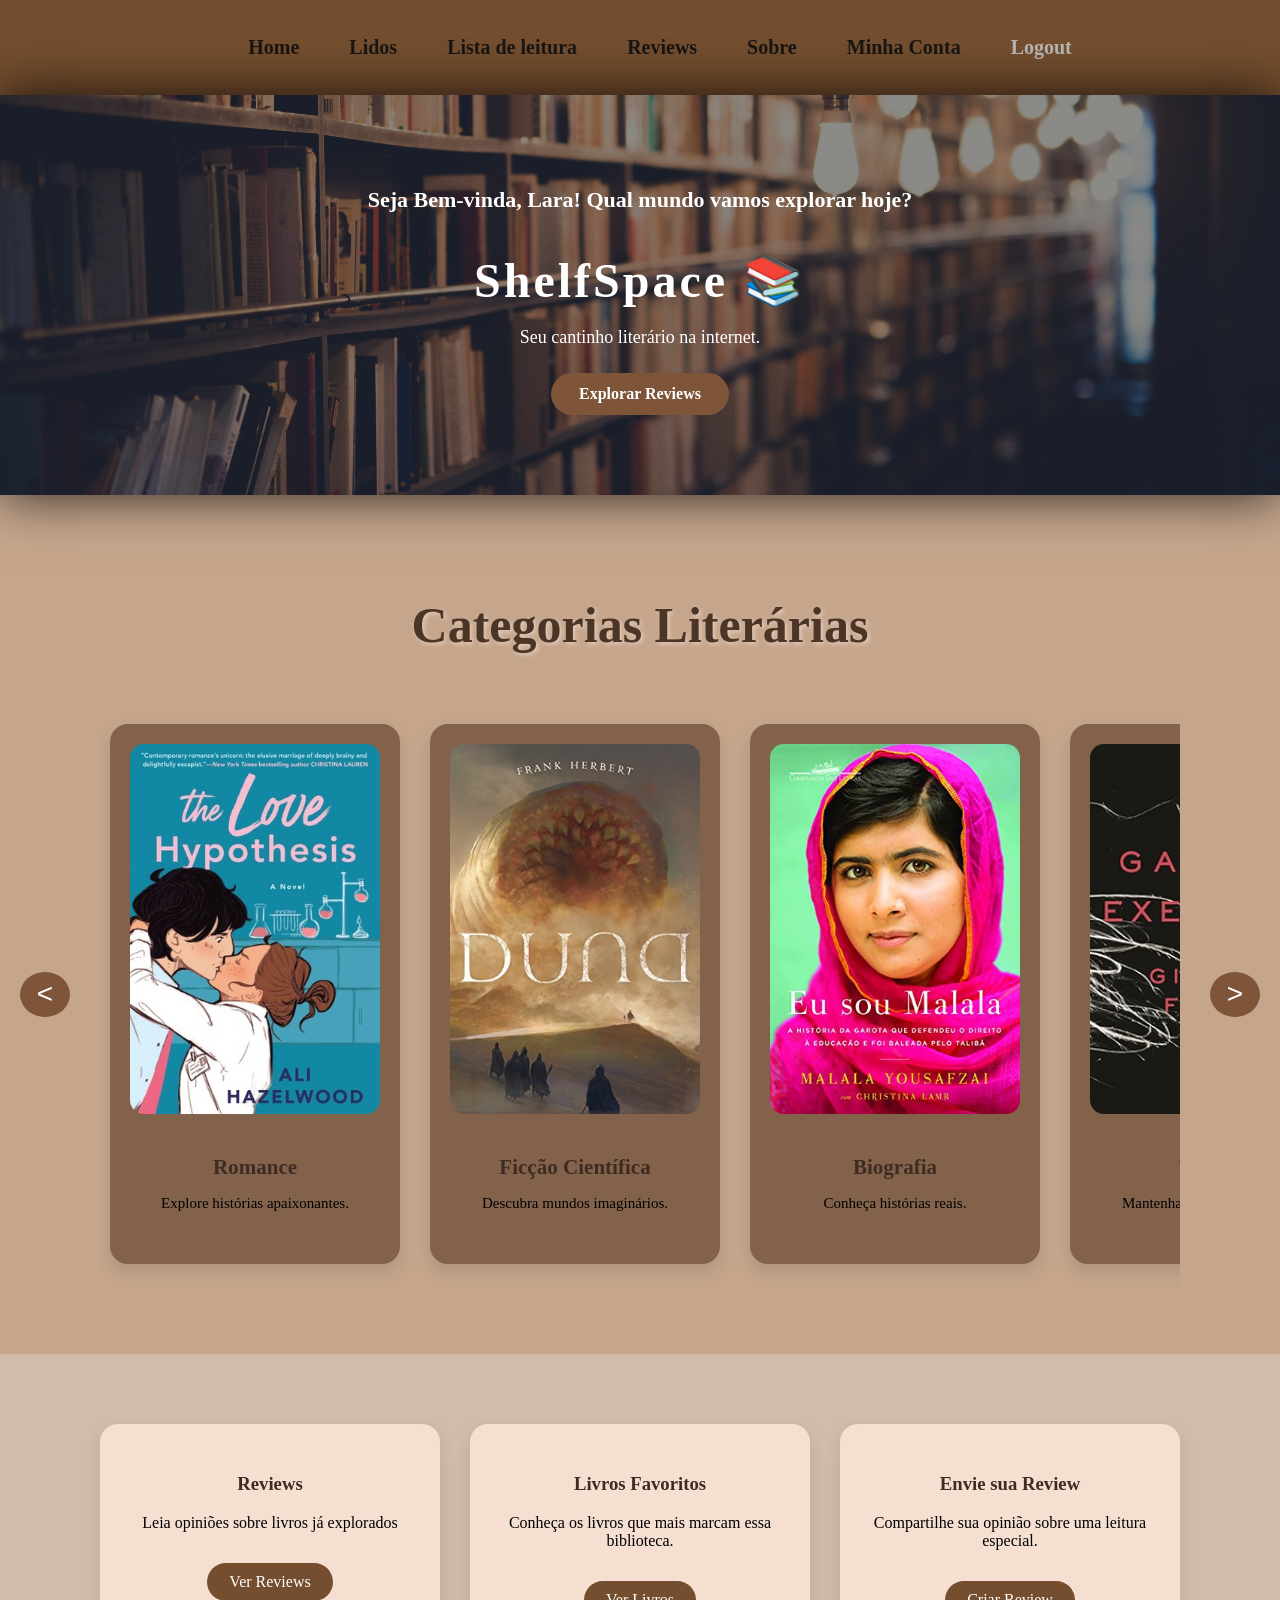
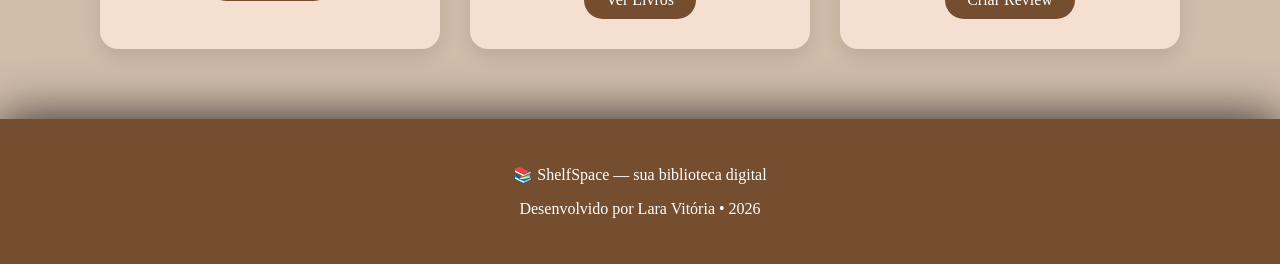
<file: index.html>
<!DOCTYPE html>
<html lang="pt-br">
<head>
    <meta charset="UTF-8">
    <meta name="viewport" content="width=device-width, initial-scale=1.0">
    <title>📚 ShelfSpace — sua biblioteca digital</title>
    <link rel="stylesheet" href="css/style.css">
</head>

<body>

    <!-- MENU REFERÊNCIAS -->
<header>

    <nav>
        <ul>
            <li><a href="index.html">Home</a></li>
            <li><a href="lidos.html">Lidos</a></li>
            <li><a href="lista.html">Lista de leitura</a></li>
            <li><a href="reviews.php">Reviews</a></li>
            <li><a href="about.html">Sobre</a></li>
            <li><a href="#" class="nav-conta">Minha Conta</a></li>
            <li><a href="logout.php" class="logout" onclick="return confirm('Tem certeza de que deseja sair?')"> Logout</a></li>
        </ul>
    </nav>

</header>

<!-- MAIN CONTENT -->
<main>

    <!-- HERO SECTION -->
<section class="hero">
    <h3>Seja Bem-vinda, Lara! Qual mundo vamos explorar hoje?</h3>
    <h1>ShelfSpace 📚</h1>
    <p>
        Seu cantinho literário na internet.
    </p>
    <a href="reviews.html" class="botao-principal">Explorar Reviews</a>
</section>


<!-- CARDS SECTION -->
<section class="categorias">
    <h2>Categorias Literárias</h2>

<div class="carousel-container">
    <button class="seta esquerda" onclick="scrollCarousel(-1)"><</button>
<div class="cards" id="carousel">

<!-- CARD 1 -->
<div class="card">
    <img src="images/romance.jpg">
    <h3>Romance</h3>
    <p>
        Explore histórias apaixonantes.
    </p>
</div>

<!-- CARD 2 -->     
<div class="card">
    <img src="images/ficcaocientifica.jpg">
    <h3>Ficção Científica</h3>
    <p>
        Descubra mundos imaginários.
    </p>
</div>

<!-- CARD 3 -->
<div class="card">
    <img src="images/biografia.jpg">
    <h3>Biografia</h3>
    <p>
        Conheça histórias reais.
    </p>
</div>

<!-- CARD 4 -->
<div class="card">
    <img src="images/thriller.jpg">
    <h3>Thriller</h3>
    <p>
        Mantenha-se na borda da ação.
    </p>
</div>

<!-- CARD 5 -->
<div class="card">
    <img src="images/misterio.jpg">
    <h3>Mistério</h3>
    <p>
        Resolva enigmas intrigantes.
    </p>
</div>

<!-- CARD 6 -->
<div class="card">
    <img src="images/autoajuda.jpg">
    <h3>Autoajuda</h3>
    <p>
        Desenvolva seu potencial.
    </p>
</div>

<!-- CARD 7 -->
<div class="card">
    <img src="images/fantasia.jpg">
    <h3>Fantasia</h3>
    <p>
        Entre em reinos mágicos e aventuras épicas.
    </p>
</div>

<!-- CARD 8 -->
<div class="card">
    <img src="images/terror.jpg">
    <h3>Terror</h3>
    <p>
        Prepare-se para histórias sombrias e assustadoras.
    </p>
</div>

<!-- CARD 9 -->
<div class="card">
    <img src="images/classico.jpg">
    <h3>Clássicos</h3>
    <p>
        Conheça obras marcantes que atravessaram gerações.
    </p>
</div>

<!-- CARD 10 -->
<div class="card">
    <img src="images/poesia.jpg">
    <h3>Poesia</h3>
    <p>
        Leia sentimentos transformados em palavras.
    </p>
</div>

<!-- CARD 11 -->
<div class="card">
    <img src="images/drama.jpg">
    <h3>Drama</h3>
    <p>
        Explore histórias intensas, emocionantes e humanas.
    </p>
</div>

<!-- CARD 12 -->
<div class="card">
    <img src="images/youngadult.jpg">
    <h3>Young Adult</h3>
    <p>
        Descubra histórias jovens, envolventes e cheias de descobertas.
    </p>
</div>

</div>
    <button class="seta direita" onclick="scrollCarousel(1)">></button>
</div>

</section>

<!-- ATALHOS REVIEWS, LIVROS, AUTO-REVIEWS -->

<section class="atalhos">

    <div class="atalho">
        <h3> Reviews </h3>
        <p>Leia opiniões sobre livros já explorados </p>
        <a href="reviews.html"> Ver Reviews </a>
    </div>

    <div class="atalho">
        <h3> Livros Favoritos</h3>
        <p> Conheça os livros que mais marcam essa biblioteca. </p>
        <a href="lidos.html"> Ver Livros </a>
    </div>

    <div class="atalho">
        <h3>Envie sua Review</h3>
        <p>Compartilhe sua opinião sobre uma leitura especial.</p>
        <a href="form.html">Criar Review</a>
    </div>
  
</section>

    </main>

    <!-- FOOTER/RODAPÉ -->
    <footer>
        <p>📚 ShelfSpace — sua biblioteca digital</p>
        <p>Desenvolvido por Lara Vitória • 2026</p>
    </footer>

    <!-- JS JS JS JS -->    
<script src="js/script.js"></script>

</body>
</html>
</file>
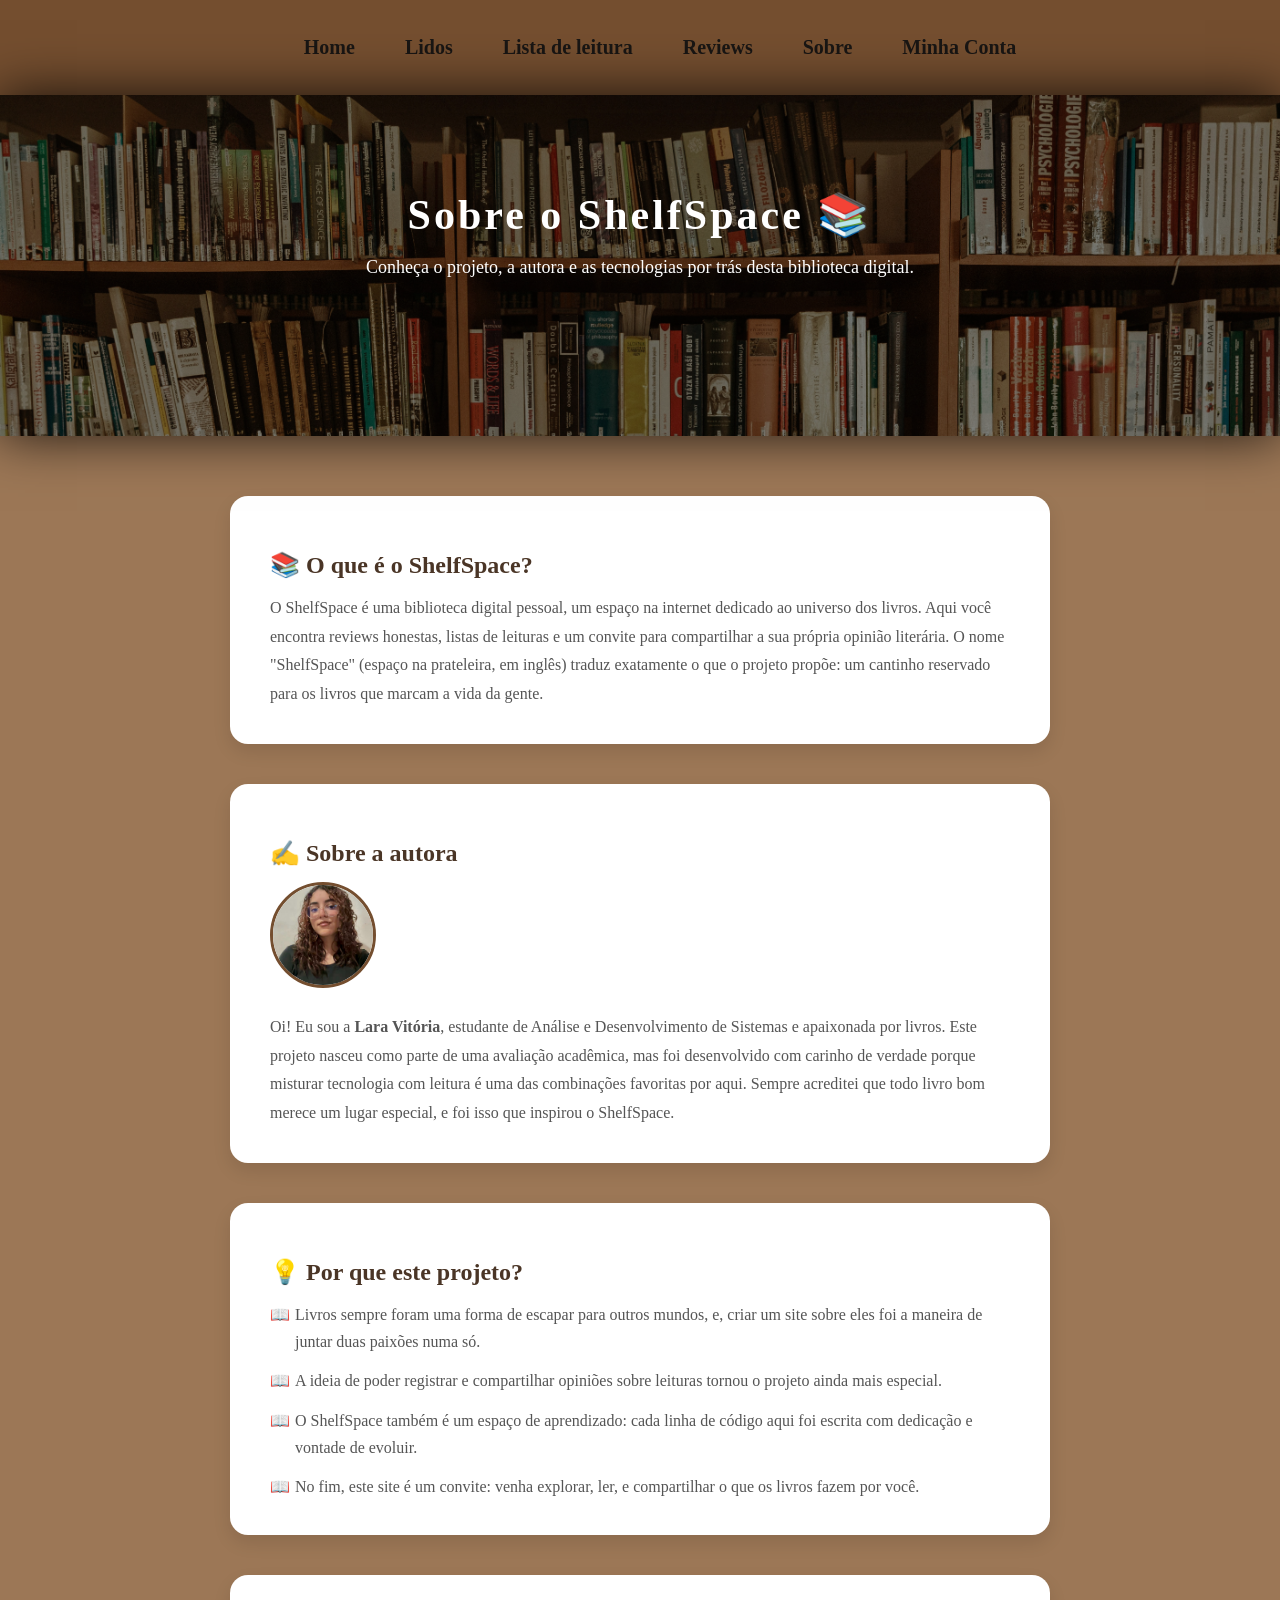
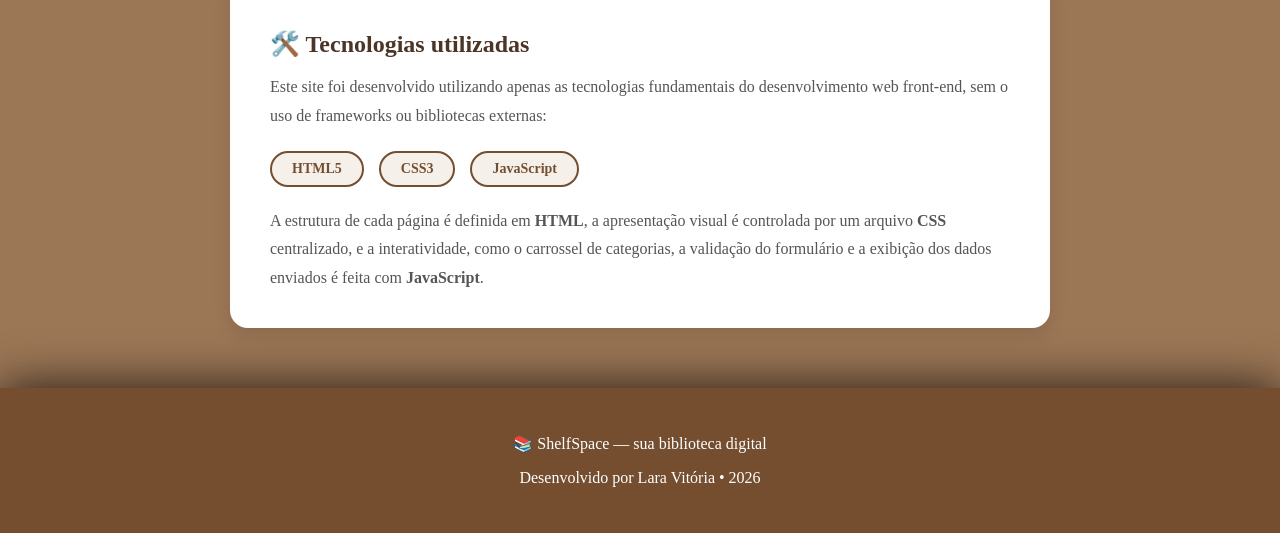
<file: about.html>
<!DOCTYPE html>
<html lang="pt-br">
<head>
    <meta charset="UTF-8">
    <meta name="viewport" content="width=device-width, initial-scale=1.0">
    <title>Sobre | ShelfSpace</title>

    <link rel="stylesheet" href="css/style.css">
</head>

<body>

<header>
    <nav>
        <ul>
            <li><a href="index.html">Home</a></li>
            <li><a href="lidos.html">Lidos</a></li>
            <li><a href="lista.html">Lista de leitura</a></li>
            <li><a href="reviews.html">Reviews</a></li>
            <li><a href="about.html">Sobre</a></li>
            <li><a href="#" class="nav-conta">Minha Conta</a></li>
        </ul>
    </nav>
</header>

<main>

    <!-- HERO -->
    <section class="about-hero">
        <h1>Sobre o ShelfSpace 📚</h1>
        <p>Conheça o projeto, a autora e as tecnologias por trás desta biblioteca digital.</p>
    </section>

    <div class="about-content">

        <!-- O QUE É O SHELFSPACE -->
        <div class="about-card">
            <h2>📚 O que é o ShelfSpace?</h2>
            <p>
                O ShelfSpace é uma biblioteca digital pessoal, um espaço na internet dedicado ao universo
                dos livros. Aqui você encontra reviews honestas, listas de leituras e um convite para
                compartilhar a sua própria opinião literária. O nome "ShelfSpace" (espaço na prateleira,
                em inglês) traduz exatamente o que o projeto propõe: um cantinho reservado para os livros
                que marcam a vida da gente.
            </p>
        </div>

        <!-- SOBRE A AUTORA -->
        <div class="about-card">
            <h2>✍️ Sobre a autora</h2>
            <div class="autora-info">
                <img src="images/lara.jpeg" alt="Foto de Lara Vitória" class="foto-autora">
                <div class="autora-texto">
                    <p>
                        Oi! Eu sou a <strong>Lara Vitória</strong>, estudante de Análise e Desenvolvimento de Sistemas e
                        apaixonada por livros. Este projeto nasceu como parte de uma avaliação acadêmica,
                        mas foi desenvolvido com carinho de verdade porque misturar tecnologia com
                        leitura é uma das combinações favoritas por aqui. Sempre acreditei que todo livro
                        bom merece um lugar especial, e foi isso que inspirou o ShelfSpace.
                    </p>
                </div>
            </div>
        </div>

        <!-- MOTIVAÇÃO -->
        <div class="about-card">
            <h2>💡 Por que este projeto?</h2>
            <ul class="curiosidade-lista">
                <li>Livros sempre foram uma forma de escapar para outros mundos, e, criar um site sobre eles foi a maneira de juntar duas paixões numa só.</li>
                <li>A ideia de poder registrar e compartilhar opiniões sobre leituras tornou o projeto ainda mais especial.</li>
                <li>O ShelfSpace também é um espaço de aprendizado: cada linha de código aqui foi escrita com dedicação e vontade de evoluir.</li>
                <li>No fim, este site é um convite: venha explorar, ler, e compartilhar o que os livros fazem por você.</li>
            </ul>
        </div>

        <!-- TECNOLOGIAS -->
        <div class="about-card">
            <h2>🛠️ Tecnologias utilizadas</h2>
            <p>Este site foi desenvolvido utilizando apenas as tecnologias fundamentais do desenvolvimento web front-end, sem o uso de frameworks ou bibliotecas externas:</p>
            <div class="tech-list">
                <span class="tech-badge">HTML5</span>
                <span class="tech-badge">CSS3</span>
                <span class="tech-badge">JavaScript</span>
            </div>
            <p style="margin-top: 20px;">
                A estrutura de cada página é definida em <strong>HTML</strong>, a apresentação visual
                é controlada por um arquivo <strong>CSS</strong> centralizado,
                e a interatividade, como o carrossel de categorias, a validação do formulário e a
                exibição dos dados enviados é feita com <strong>JavaScript</strong>.
            </p>
        </div>

    </div>

</main>

<footer>
    <p>📚 ShelfSpace — sua biblioteca digital</p>
    <p>Desenvolvido por Lara Vitória • 2026</p>
</footer>

<script src="js/script.js"></script>

</body>
</html>
</file>
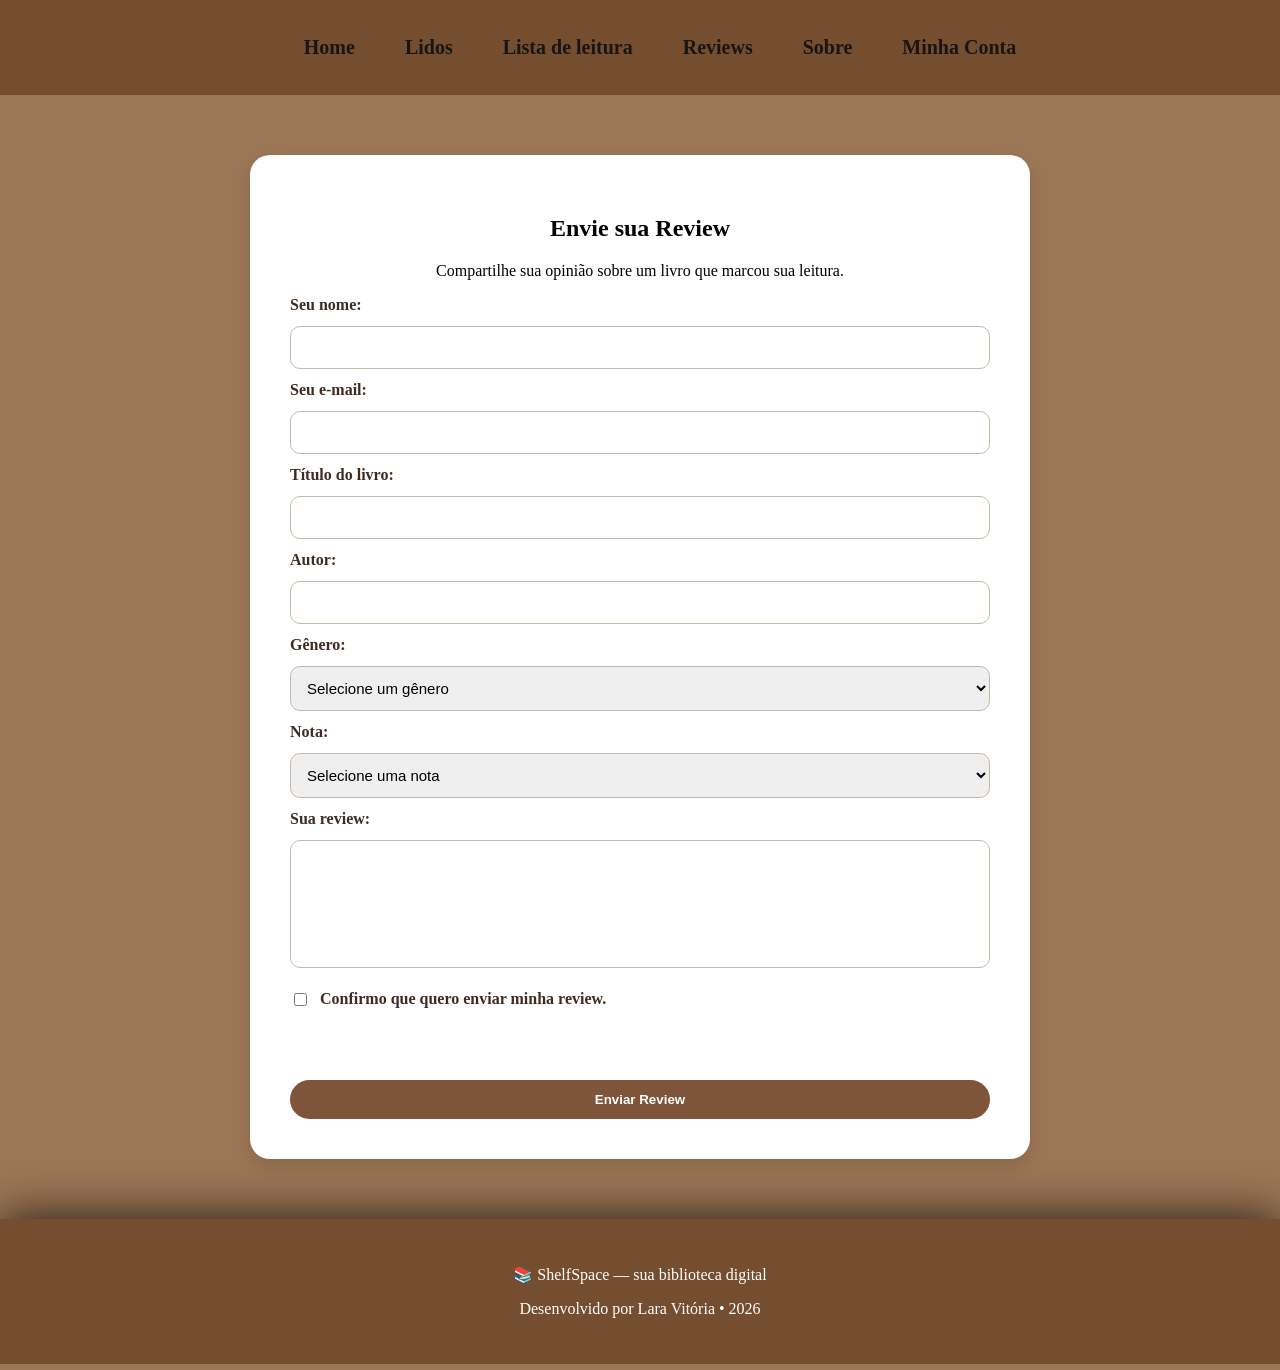
<file: form.html>
<!DOCTYPE html>
<html lang="pt-br">
<head>
    <meta charset="UTF-8">
    <meta name="viewport" content="width=device-width, initial-scale=1.0">
    <title>Envie sua Review | ShelfSpace</title>

    <link rel="stylesheet" href="css/style.css">
</head>

<body>

<header>
    <nav>
        <ul>
            <li><a href="index.html">Home</a></li>
            <li><a href="lidos.html">Lidos</a></li>
            <li><a href="lista.html">Lista de leitura</a></li>
            <li><a href="reviews.php">Reviews</a></li>
            <li><a href="about.html">Sobre</a></li>
            <li><a href="#" class="nav-conta">Minha Conta</a></li>
        </ul>
    </nav>
</header>

<main>

    <section class="form-section">

        <h1>Envie sua Review</h1>
        <p>Compartilhe sua opinião sobre um livro que marcou sua leitura.</p>

        <form id="reviewForm" action="formAction.html" method="GET">

            <label for="nome">Seu nome:</label>
            <input type="text" id="nome" name="nome">

            <label for="email">Seu e-mail:</label>
            <input type="email" id="email" name="email">

            <label for="livro">Título do livro:</label>
            <input type="text" id="livro" name="livro">

            <label for="autor">Autor:</label>
            <input type="text" id="autor" name="autor">

            <label for="genero">Gênero:</label>
            <select id="genero" name="genero">
                <option value="">Selecione um gênero</option>
                <option value="Romance">Romance</option>
                <option value="Fantasia">Fantasia</option>
                <option value="Ficção Científica">Ficção Científica</option>
                <option value="Mistério">Mistério</option>
                <option value="Terror">Terror</option>
                <option value="Drama">Drama</option>
                <option value="Poesia">Poesia</option>
                <option value="Autoajuda">Autoajuda</option>
                <option value="Young Adult">Young Adult</option>
                <option value="Thriller">Thriller</option>
                <option value="Biografia"> Biografia</option>
                <option value="Clássicos">Clássicos</option>
            </select>

            <label for="nota">Nota:</label>
            <select id="nota" name="nota">
                <option value="">Selecione uma nota</option>
                <option value="1">1 estrela</option>
                <option value="2">2 estrelas</option>
                <option value="3">3 estrelas</option>
                <option value="4">4 estrelas</option>
                <option value="5">5 estrelas</option>
            </select>

            <label for="review">Sua review:</label>
            <textarea id="review" name="review" rows="6"></textarea>

            <div class="checkbox-area">
                <input type="checkbox" id="confirmacao" name="confirmacao" value="sim">
                <label for="confirmacao">Confirmo que quero enviar minha review.</label>
            </div>

            <p id="mensagemErro"></p>

            <button type="submit">Enviar Review</button>

        </form>

    </section>

</main>

<footer>
    <p>📚 ShelfSpace — sua biblioteca digital</p>
    <p>Desenvolvido por Lara Vitória • 2026</p>
</footer>

<script src="js/script.js"></script>

</body>
</html>
</file>
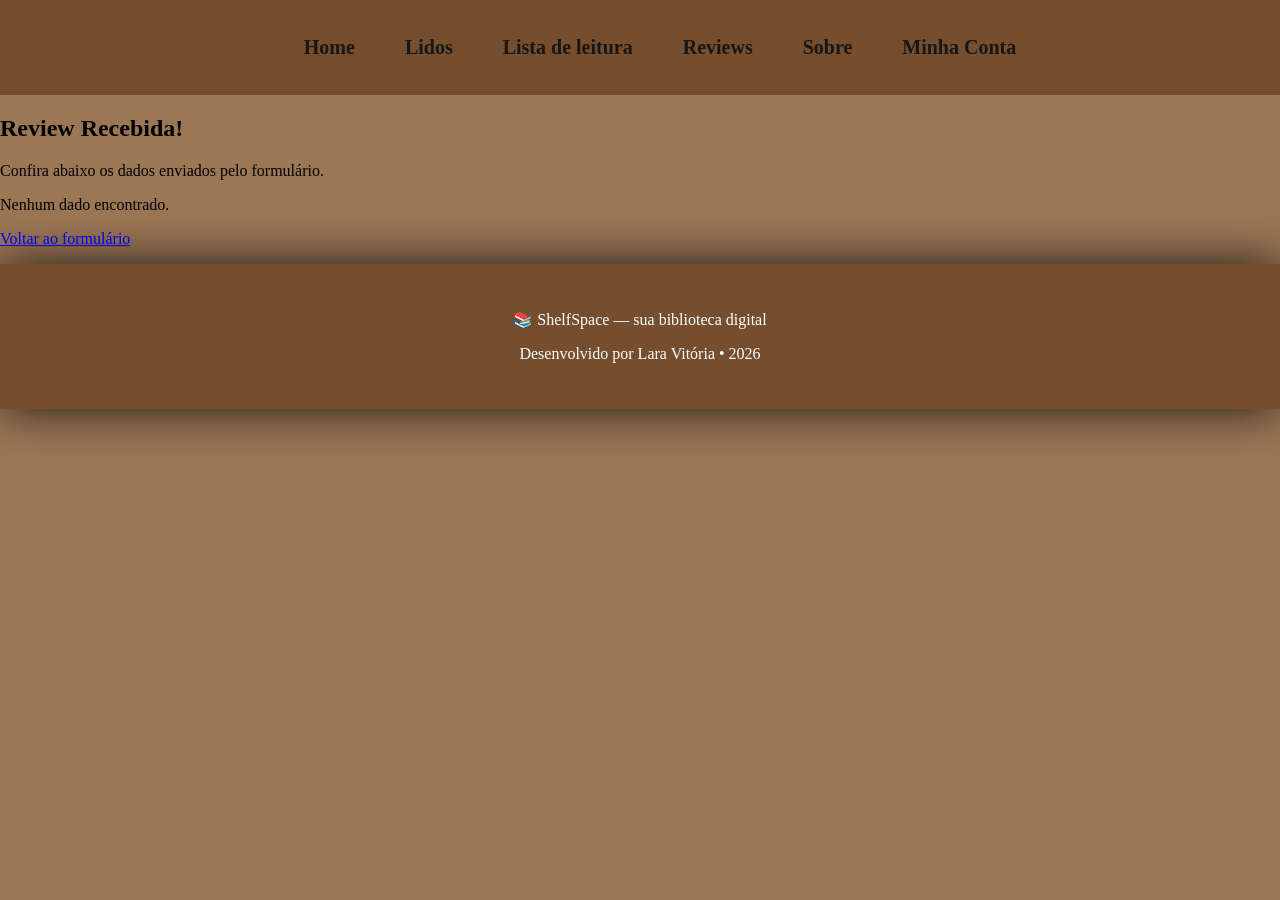
<file: formAction.html>
<!DOCTYPE html>
<html lang="pt-br">
<head>
    <meta charset="UTF-8">
    <meta name="viewport" content="width=device-width, initial-scale=1.0">
    <title>Review Enviada | ShelfSpace</title>

    <link rel="stylesheet" href="css/style.css">
</head>

<body>
<header>
    <nav>
        <ul>
            <li><a href="index.html">Home</a></li>
            <li><a href="lidos.html">Lidos</a></li>
            <li><a href="lista.html">Lista de leitura</a></li>
            <li><a href="reviews.php">Reviews</a></li>
            <li><a href="about.html">Sobre</a></li>
            <li><a href="#" class="nav-conta">Minha Conta</a></li>
        </ul>
    </nav>
</header>

<main>

    <!-- HERO -->
    <section class="resultado-hero">
        <h1>Review Recebida!</h1>
        <p>Confira abaixo os dados enviados pelo formulário.</p>
    </section>

    <div class="resultado-content">
        <div class="resultado-card">

            <h2>📬 Resumo da sua review</h2>

            <!-- Cada div abaixo vai receber os dados via JavaScript -->
            <div class="campo-resultado">
                <span class="campo-label">Nome</span>
                <span class="campo-valor" id="resultado-nome"></span>
            </div>

            <div class="campo-resultado">
                <span class="campo-label">E-mail</span>
                <span class="campo-valor" id="resultado-email"></span>
            </div>

            <div class="campo-resultado">
                <span class="campo-label">Livro</span>
                <span class="campo-valor" id="resultado-livro"></span>
            </div>

            <div class="campo-resultado">
                <span class="campo-label">Autor</span>
                <span class="campo-valor" id="resultado-autor"></span>
            </div>

            <div class="campo-resultado">
                <span class="campo-label">Gênero</span>
                <span class="campo-valor" id="resultado-genero"></span>
            </div>

            <div class="campo-resultado">
                <span class="campo-label">Nota</span>
                <span class="campo-valor estrelas" id="resultado-nota"></span>
            </div>

            <div class="campo-resultado">
                <span class="campo-label">Review</span>
                <span class="campo-valor" id="resultado-review"></span>
            </div>

            <!-- Botão para voltar ao formulário -->
            <div class="botao-voltar">
                <a href="form.html">Enviar outra review</a>
            </div>

        </div>
    </div>

</main>

<footer>
    <p>📚 ShelfSpace — sua biblioteca digital</p>
    <p>Desenvolvido por Lara Vitória • 2026</p>
</footer>

<script src="js/script.js"></script>

</body>
</html>
</file>
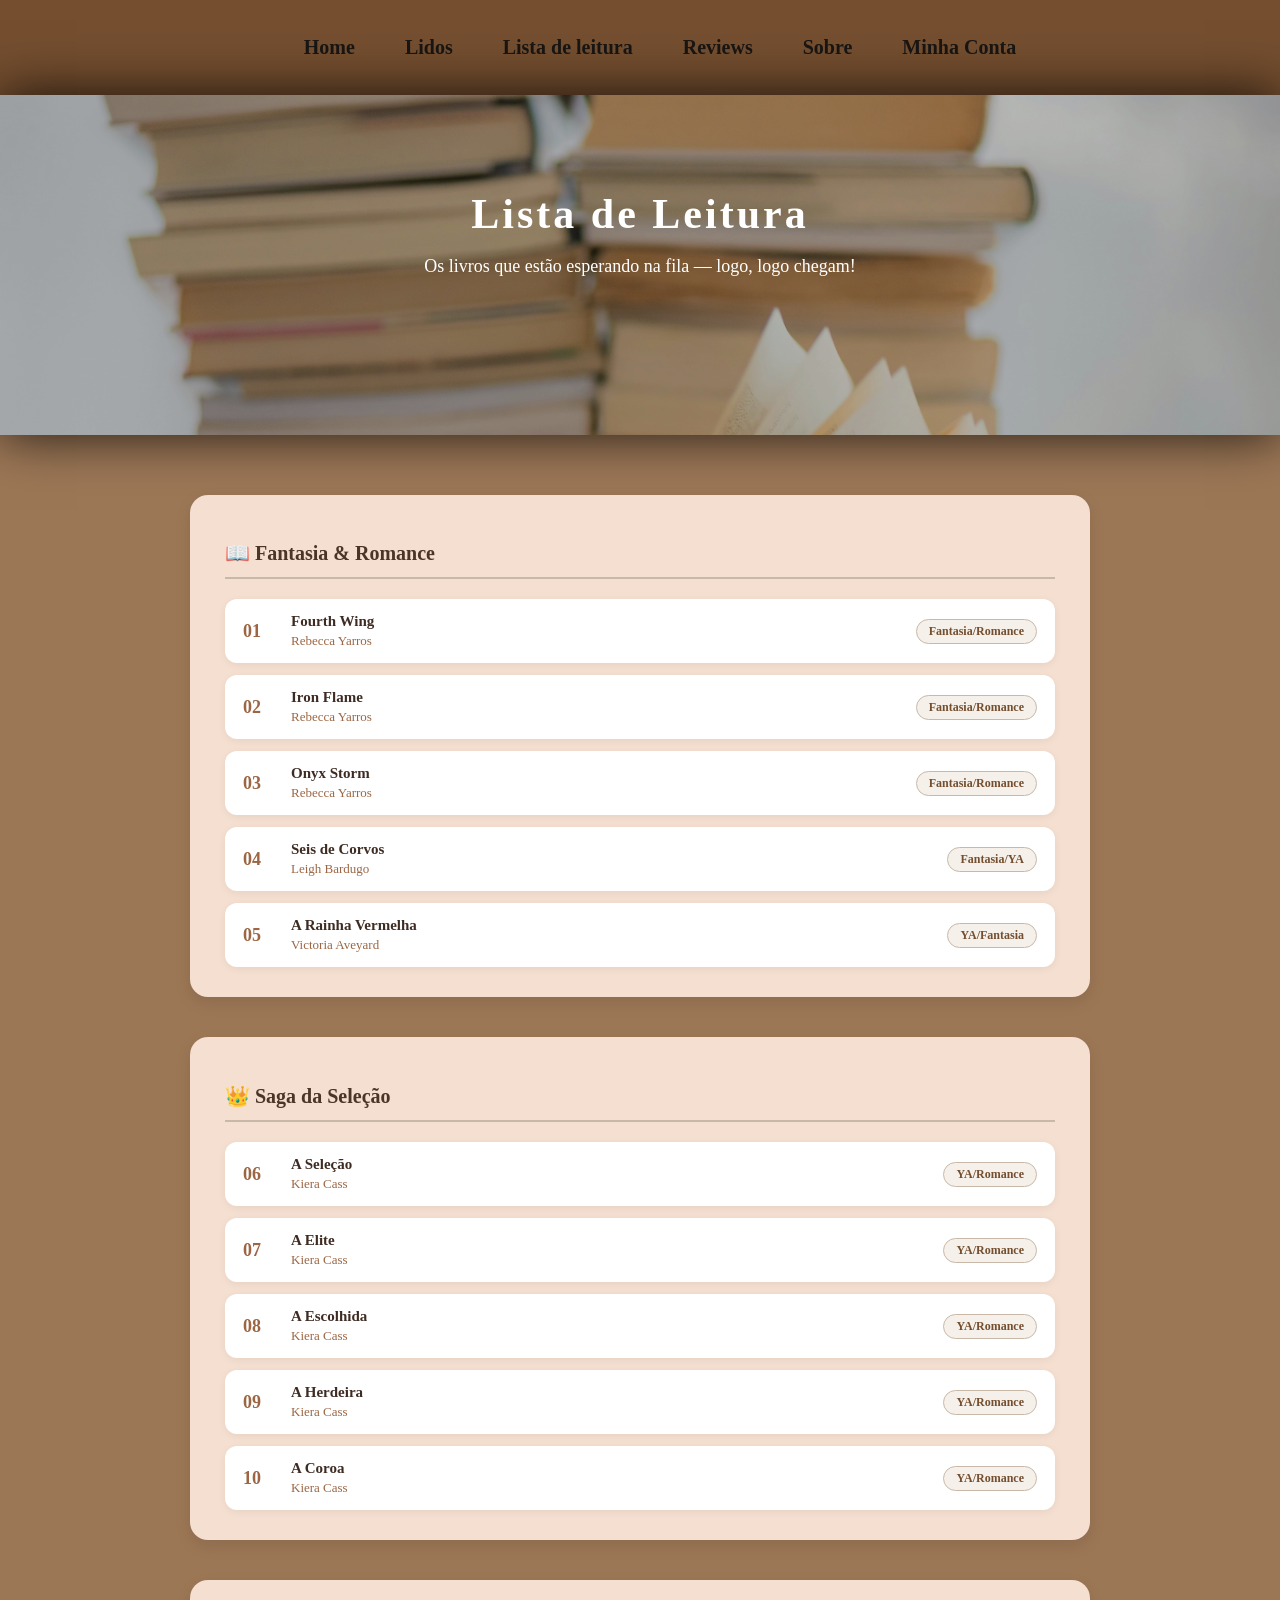
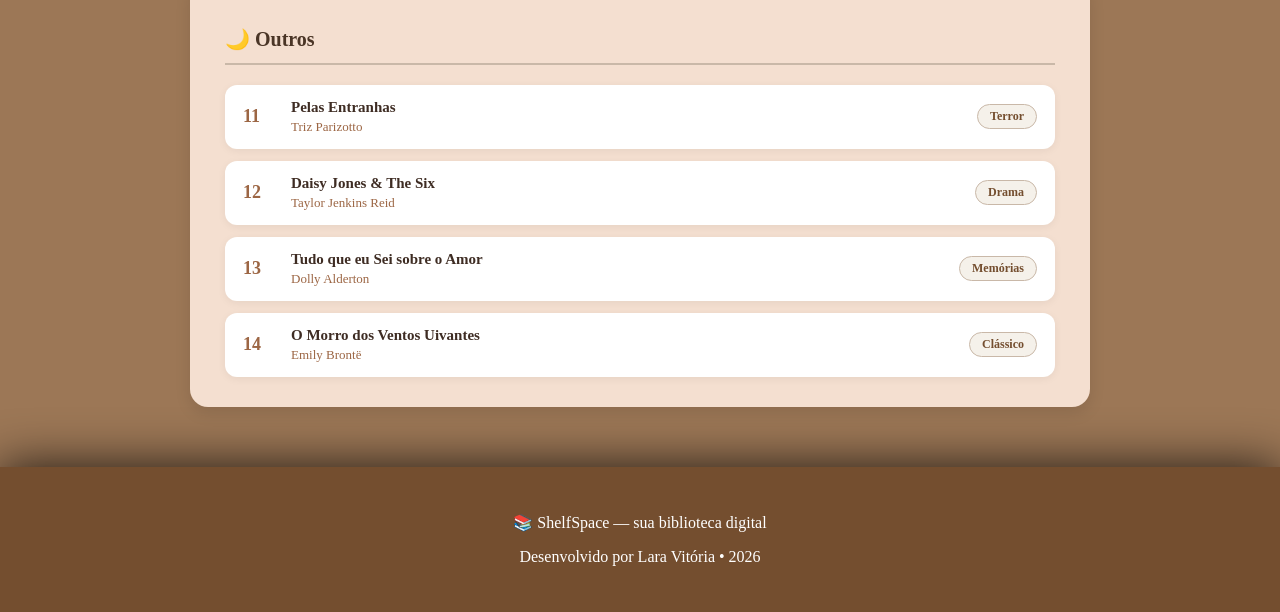
<file: lista.html>
<!DOCTYPE html>
<html lang="pt-br">
<head>
    <meta charset="UTF-8">
    <meta name="viewport" content="width=device-width, initial-scale=1.0">
    <title>Lista de Leitura | ShelfSpace</title>
    <link rel="stylesheet" href="css/style.css">
</head>

<body>

<header>
    <nav>
        <ul>
            <li><a href="index.html">Home</a></li>
            <li><a href="lidos.html">Lidos</a></li>
            <li><a href="lista.html">Lista de leitura</a></li>
            <li><a href="reviews.php">Reviews</a></li>
            <li><a href="about.html">Sobre</a></li>
            <li><a href="#" class="nav-conta">Minha Conta</a></li>
        </ul>
    </nav>
</header>

<main>

    <!-- HERO -->
    <section class="hero-lista">
        <h1>Lista de Leitura</h1>
        <p>Os livros que estão esperando na fila — logo, logo chegam!</p>
    </section>

    <!-- LISTA DE LIVROS -->
    <section class="lista-section">

        <div class="lista-container">

            <!-- REBECCA YARROS -->
            <div class="lista-grupo">
                <h2 class="lista-grupo-titulo">📖 Fantasia & Romance</h2>
                <ul class="lista-livros">
                    <li class="lista-item">
                        <div class="lista-numero">01</div>
                        <div class="lista-info">
                            <span class="lista-titulo">Fourth Wing</span>
                            <span class="lista-autor">Rebecca Yarros</span>
                        </div>
                        <span class="lista-genero">Fantasia/Romance</span>
                    </li>
                    <li class="lista-item">
                        <div class="lista-numero">02</div>
                        <div class="lista-info">
                            <span class="lista-titulo">Iron Flame</span>
                            <span class="lista-autor">Rebecca Yarros</span>
                        </div>
                        <span class="lista-genero">Fantasia/Romance</span>
                    </li>
                    <li class="lista-item">
                        <div class="lista-numero">03</div>
                        <div class="lista-info">
                            <span class="lista-titulo">Onyx Storm</span>
                            <span class="lista-autor">Rebecca Yarros</span>
                        </div>
                        <span class="lista-genero">Fantasia/Romance</span>
                    </li>
                    <li class="lista-item">
                        <div class="lista-numero">04</div>
                        <div class="lista-info">
                            <span class="lista-titulo">Seis de Corvos</span>
                            <span class="lista-autor">Leigh Bardugo</span>
                        </div>
                        <span class="lista-genero">Fantasia/YA</span>
                    </li>
                    <li class="lista-item">
                        <div class="lista-numero">05</div>
                        <div class="lista-info">
                            <span class="lista-titulo">A Rainha Vermelha</span>
                            <span class="lista-autor">Victoria Aveyard</span>
                        </div>
                        <span class="lista-genero">YA/Fantasia</span>
                    </li>
                </ul>
            </div>

            <!-- SAGA DA SELEÇÃO -->
            <div class="lista-grupo">
                <h2 class="lista-grupo-titulo">👑 Saga da Seleção</h2>
                <ul class="lista-livros">
                    <li class="lista-item">
                        <div class="lista-numero">06</div>
                        <div class="lista-info">
                            <span class="lista-titulo">A Seleção</span>
                            <span class="lista-autor">Kiera Cass</span>
                        </div>
                        <span class="lista-genero">YA/Romance</span>
                    </li>
                    <li class="lista-item">
                        <div class="lista-numero">07</div>
                        <div class="lista-info">
                            <span class="lista-titulo">A Elite</span>
                            <span class="lista-autor">Kiera Cass</span>
                        </div>
                        <span class="lista-genero">YA/Romance</span>
                    </li>
                    <li class="lista-item">
                        <div class="lista-numero">08</div>
                        <div class="lista-info">
                            <span class="lista-titulo">A Escolhida</span>
                            <span class="lista-autor">Kiera Cass</span>
                        </div>
                        <span class="lista-genero">YA/Romance</span>
                    </li>
                    <li class="lista-item">
                        <div class="lista-numero">09</div>
                        <div class="lista-info">
                            <span class="lista-titulo">A Herdeira</span>
                            <span class="lista-autor">Kiera Cass</span>
                        </div>
                        <span class="lista-genero">YA/Romance</span>
                    </li>
                    <li class="lista-item">
                        <div class="lista-numero">10</div>
                        <div class="lista-info">
                            <span class="lista-titulo">A Coroa</span>
                            <span class="lista-autor">Kiera Cass</span>
                        </div>
                        <span class="lista-genero">YA/Romance</span>
                    </li>
                </ul>
            </div>

            <!-- OUTROS -->
            <div class="lista-grupo">
                <h2 class="lista-grupo-titulo">🌙 Outros</h2>
                <ul class="lista-livros">
                    <li class="lista-item">
                        <div class="lista-numero">11</div>
                        <div class="lista-info">
                            <span class="lista-titulo">Pelas Entranhas</span>
                            <span class="lista-autor">Triz Parizotto</span>
                        </div>
                        <span class="lista-genero">Terror</span>
                    </li>
                    <li class="lista-item">
                        <div class="lista-numero">12</div>
                        <div class="lista-info">
                            <span class="lista-titulo">Daisy Jones & The Six</span>
                            <span class="lista-autor">Taylor Jenkins Reid</span>
                        </div>
                        <span class="lista-genero">Drama</span>
                    </li>
                    <li class="lista-item">
                        <div class="lista-numero">13</div>
                        <div class="lista-info">
                            <span class="lista-titulo">Tudo que eu Sei sobre o Amor</span>
                            <span class="lista-autor">Dolly Alderton</span>
                        </div>
                        <span class="lista-genero">Memórias</span>
                    </li>
                    <li class="lista-item">
                        <div class="lista-numero">14</div>
                        <div class="lista-info">
                            <span class="lista-titulo">O Morro dos Ventos Uivantes</span>
                            <span class="lista-autor">Emily Brontë</span>
                        </div>
                        <span class="lista-genero">Clássico</span>
                    </li>
                </ul>
            </div>

        </div>
    </section>

</main>

<footer>
    <p>📚 ShelfSpace — sua biblioteca digital</p>
    <p>Desenvolvido por Lara Vitória • 2026</p>
</footer>

<script src="js/script.js"></script>

</body>
</html>
</file>
<file: css/style.css>
/* =========================
   INDEX HTML PÁGINA PRINCIPAL (1)
========================= */
body{
    font-family: 'Merriweather', serif;
    background-color: #9c7756;
    margin: 0;
}

/* ESTILO DA NAVBAR */
nav ul{
    display: flex;
    justify-content: center;
    gap: 50px;
    list-style: none;
}

nav a{
    text-decoration: none;
    color: rgba(17, 17, 17, 0.929);
    font-weight: bold;
    font-size: 20px;
    font-family: Merriweather, serif;
}

nav a:hover{
    color: #bab8b6;
    transition: 0.3s;
}

.logout {
    text-decoration: none;
    color:#bab8b6
}   

.logout:hover {
    color: #080808;
    transition: 0.3s;
}

/* ESTILO DO HEADER */
header{
    background-color: #744E2F;
    padding: 20px;
}


/* ESTILO DA HERO SECTION */
.hero {
    text-align: center;
    padding: 70px 20px 80px;
    background-image: url('../images/fundohero.jpg');
    background-size: cover;
    background-position: center;
    position: relative;
    box-shadow: 0 0 50px rgba(0, 0, 0, 0.812);
}

/* SOBREPOSIÇÃO ESCURA NA HERO */
.hero::before {
    content: "";
    position: absolute;
    top: 0; left: 0;
    width: 100%; height: 100%;
    background-color: rgba(0, 0, 0, 0.45);
}

/* GARANTE QUE O TEXTO FIQUE ACIMA DA SOBREPOSIÇÃO */
.hero h3,
.hero h1,
.hero p,
.hero a {
    position: relative;
    z-index: 1;
}

.hero h3{
    font-size: 22px;
    margin-bottom: 15px;
    color: white;
    font-family: 'Merriweather', serif;
}

.hero h1{
    font-size: 48px;
    margin-bottom: 10px;
    letter-spacing: 3px;
    color: white;
}

.hero p{
    font-size: 18px;
    margin-bottom: 25px;
    color: white;
}

/* ESTILO DO BOTÃO PRINCIPAL */
.botao-principal{
    display: inline-block;
    padding: 12px 28px;
    background-color: #7f5539;
    color: white;
    text-decoration: none;
    border-radius: 25px;
    font-weight: bold;
    transition: 0.3s;
}

.botao-principal:hover{
    background-color: #9c6644;
    transform: scale(1.05);
}


/* ESTILO DA CATEGORIAS */
.categorias{
    padding: 60px 20px;
    background-color: #c5a68d;
    text-align: center; 
    font-family: 'Merriweather', serif;
    font-size: 18px;
}

.categorias h2{
    font-size: 36px;
    margin-bottom: 40px;
    color: #4a3526;
    font-size: 50px;
    text-shadow: 2px 2px 4px rgb(230, 203, 187);
}

/* ESTILO DO CAROUSEL */
.carousel-container{
    position: relative;
    max-width: 1435px;
    margin: 0 auto;
    display: flex;
    align-items: center;
    gap: 15px;
}

/* ESTILO DAS CARDS */
.cards{
    display: flex;
    gap: 30px;
    overflow-x: hidden;
    text-align: center;
    scroll-behavior: smooth;
    padding: 30px 10px;
    width: 100%;
    padding: 30px 10px;
}

.cards::-webkit-scrollbar{
    display: none;
}

.card{
    min-width: 250px;
    max-width: 250px;
    flex:0 0 250px;
    padding: 20px;
    border-radius: 18px;
    background-color: #83624c;
    text-align: center;
    box-shadow: 0 8px 18px rgba(0,0,0,0.12);
    transition: transform 0.3s, box-shadow 0.3s;
}

/* EFEITO DE HOVER NAS CARDS */
.card:hover{
    transform: translate(-12px) scale(1.04);
    box-shadow: 0 18px 35px rgba(0,0,0,0.22);
    z-index: 2;
}

.card img{
    width: 100%;
    height: 370px;
    object-fit: cover;
    border-radius: 14px;
    margin-bottom: 15px;
}

/* ESTILO DO CONTEÚDO DAS CARDS */
.card h3{
    color: #3e2c23;
    margin-bottom: 10px;
}

/* ESTILO DO PARÁGRAFO DAS CARDS */
.card p{
    font-size: 15px;
}


/* SETINHAS */
.seta{
    border: none;
    background-color: #7f5539;
    color: white;
    font-size: 28px;

    width: 45px;
    height: 45px;
    border-radius: 50%;

    display: flex;
    align-items: center;
    justify-content: center;

    cursor: pointer;
    z-index: 3;
    transition: 0.3s;

}

.seta:hover{
    background-color: #9c6644;
    transform: scale(1.1);
}

.esquerda{
    margin-right: 15px;
}

.direita{
    margin-left: 15px;
}

button{
    padding: 12px 25px;
    border: none;
    border-radius: 8px;
    background-color: #7f5539;
    color: white;
    cursor: pointer;
}

button:hover{
    background-color: #9c6644;
    transition: 0.3s;
}


/* ESTILO DA SEÇÃO DE ATALHOS */
.atalhos{
    display: flex;
    justify-content: center;
    gap: 30px;
    flex-wrap: wrap;
    padding: 70px 20px;
    background-color: #d0bca9;
}

.atalho{
    width: 280px;
    background-color: rgb(244, 223, 208);
    padding: 30px;
    border-radius: 18px;
    text-align: center;
    box-shadow: 0 8px 18px rgba(0,0,0,0.10);
}

.atalho h3{
    color: #3e2c23;
}

.atalho a{
    display: inline-block;
    margin-top: 15px;
    padding: 10px 22px;
    background-color: #744E2F;
    color: white;
    text-decoration: none;
    border-radius: 20px;
    transition: 0.3s;
}

.atalho a:hover{
    background-color: #9c6644;
}


/* RODAPÉ */
footer{
    text-align: center;
    padding: 30px;
    background-color: #744E2F;
    color: white;
    box-shadow: 0 0 50px rgba(0, 0, 0, 0.812);
}

/*--------------------------------------------------------------------------------------------------------------------------

/* =========================
   LIDOS PAGE
========================= */

.hero-lidos {
    font-family: 'Merriweather', serif;
    text-align: center;
    padding: 60px 20px 140px;
    background-image: url('../images/herolidos.jpg');
    background-size: cover;
    background-color: #744E2F;
    position: relative;
    box-shadow: 0 0 50px rgba(0, 0, 0, 0.812);
}

.hero-lidos::before {
    content: "";
    position: absolute;
    top: 0; left: 0;
    width: 100%; height: 100%;
    background-color: rgba(130, 104, 104, 0.085);
}

.hero-lidos h1,
.hero-lidos p {
    position: relative;
    z-index: 1;
}

.hero-lidos h1 {
    font-size: 42px;
    color: rgb(234, 210, 210);
    letter-spacing: 3px;
    margin-bottom: 10px;
    font-family: 'Merriweather', serif;
}

.hero-lidos p {
    font-size: 18px;
    color: rgb(255, 255, 255);
}

.lidos-section {
    max-width: 1300px;
    margin: 0 auto;
    padding: 50px 20px;
}

.lidos-grid {
    display: grid;
    grid-template-columns: repeat(auto-fill, minmax(200px, 1fr));
    gap: 25px;
}

.lido-card {
    background: rgb(244, 223, 208);
    border-radius: 14px;
    overflow: hidden;
    box-shadow: 0 6px 16px rgba(0,0,0,0.10);
    cursor: pointer;
    transition: transform 0.3s, box-shadow 0.3s;
}

.lido-card:hover {
    transform: translateY(-6px);
    box-shadow: 0 14px 28px rgba(0,0,0,0.18);
}

.lido-card img {
    width: 100%;
    height: 260px;
    object-fit: cover;
    object-position: top;
}

.lido-info {
    padding: 14px;
    display: flex;
    flex-direction: column;
    gap: 5px;
}

.lido-info h3 {
    font-size: 14px;
    color: #3e2c23;
    margin: 0;
    line-height: 1.4;
    font-family: 'Merriweather', serif;
}

.lido-autor {
    font-size: 12px;
    color: #9c6644;
}

.lido-nota {
    font-size: 13px;
    color: #f5a623;
    font-weight: bold;
}

/* =========================
   MODAL DOS LIVROS
========================= */

.modal-overlay {
    display: none;
    position: fixed;
    top: 0; left: 0;
    width: 100%; height: 100%;
    background: rgba(0,0,0,0.6);
    z-index: 999;
    justify-content: center;
    align-items: center;
}

.modal-box {
    background: #f5f1ea;
    border-radius: 18px;
    padding: 30px;
    max-width: 700px;
    width: 90%;
    position: relative;
    max-height: 85vh;
    overflow-y: auto;
    box-shadow: 0 20px 50px rgba(0,0,0,0.3);
}

.modal-fechar {
    position: absolute;
    top: 15px; right: 15px;
    background: #744E2F;
    color: white;
    border: none;
    border-radius: 50%;
    width: 32px; height: 32px;
    font-size: 14px;
    cursor: pointer;
    transition: background 0.2s;
    padding: 0;
}

.modal-fechar:hover {
    background: #9c6644;
}

.modal-conteudo {
    display: flex;
    gap: 25px;
    align-items: flex-start;
}

#modal-capa {
    width: 140px;
    height: 210px;
    object-fit: cover;
    border-radius: 10px;
    flex-shrink: 0;
    box-shadow: 0 8px 20px rgba(0,0,0,0.2);
}

.modal-texto {
    flex: 1;
}

.modal-texto h2 {
    font-size: 20px;
    color: #3e2c23;
    margin-bottom: 6px;
    line-height: 1.3;
    font-family: 'Merriweather', serif;
}

.modal-autor-texto {
    font-size: 14px;
    color: #9c6644;
    margin-bottom: 8px;
}

.modal-nota-estrelas {
    font-size: 16px;
    color: #f5a623;
    font-weight: bold;
    margin-bottom: 15px;
}

.modal-sinopse-texto {
    font-size: 15px;
    color: #4a3526;
    line-height: 1.8;
}

/*---------------------------------------------------------------------------------------------------------------------------

/* =========================
   LISTA DE LEITURA TERCEIRA PÁGINA (3) 
========================= */

.hero-lista {
    font-family: 'Merriweather', serif;
    text-align: center;
    padding: 60px 20px 140px;
    background-image: url('../images/listaleitura.jpg');
    background-size: cover;
    background-color: #744E2F;
    position: relative;
    box-shadow: 0 0 50px rgba(0, 0, 0, 0.812);
}

.hero-lista::before {
    content: "";
    position: absolute;
    top: 0; left: 0;
    width: 100%; height: 100%;
    background-color: rgba(0, 0, 0, 0.2);
}

.hero-lista h1,
.hero-lista p {
    position: relative;
    z-index: 1;
    color: white;
}

.hero-lista h1 {
    font-size: 42px;
    letter-spacing: 3px;
    margin-bottom: 10px;
}

.hero-lista p {
    font-size: 18px;
}

.lista-section {
    max-width: 900px;
    margin: 0 auto;
    padding: 60px 20px;
}

.lista-container {
    display: flex;
    flex-direction: column;
    gap: 40px;
}

.lista-grupo {
    background: rgb(244, 223, 208);
    border-radius: 18px;
    padding: 30px 35px;
    box-shadow: 0 6px 16px rgba(0,0,0,0.10);
}

.lista-grupo-titulo {
    font-size: 20px;
    color: #4a3526;
    margin-bottom: 20px;
    font-family: 'Merriweather', serif;
    border-bottom: 2px solid #c9b8a8;
    padding-bottom: 12px;
}

.lista-livros {
    list-style: none;
    padding: 0;
    margin: 0;
    display: flex;
    flex-direction: column;
    gap: 12px;
}

.lista-item {
    display: flex;
    align-items: center;
    gap: 18px;
    padding: 14px 18px;
    background: white;
    border-radius: 12px;
    box-shadow: 0 2px 8px rgba(0,0,0,0.06);
    transition: transform 0.2s;
}

.lista-item:hover {
    transform: translateX(6px);
}

.lista-numero {
    font-size: 18px;
    font-weight: bold;
    color: #9c6644;
    font-family: 'Merriweather', serif;
    min-width: 30px;
}

.lista-info {
    display: flex;
    flex-direction: column;
    gap: 3px;
    flex: 1;
}

.lista-titulo {
    font-size: 15px;
    font-weight: bold;
    color: #3e2c23;
}

.lista-autor {
    font-size: 13px;
    color: #9c6644;
}

.lista-genero {
    font-size: 12px;
    background: #f5f1ea;
    border: 1px solid #c9b8a8;
    color: #744E2F;
    padding: 4px 12px;
    border-radius: 20px;
    white-space: nowrap;
    font-weight: bold;
}

/*--------------------------------------------------------------------------------------------------------------------------

/* =========================
   REVIEWS E EXIBIÇÃO DOS INSERTS QUARTA PÁGINA (4)
========================= */

.page-title{
    font-family: 'Merriweather', serif;
    text-align: center;
    padding: 60px 20px 200px;
    background-image: url('../images/comments.png');
    background-size: cover;
    background-color: #744E2F;
    position: relative;
    box-shadow: 0 0 50px rgba(0, 0, 0, 0.812);
}

.page-title::before {
    content: "";
    position: absolute;
    top: 0; left: 0;
    width: 100%; height: 100%;
    background-color: rgba(0, 0, 0, 0.45);
}

.page-title h1,
.page-title p {
    position: relative;
    z-index: 1;
    color: white;
}

.review-list{
    display: flex;
    justify-content: center;
    gap: 30px;
    flex-wrap: wrap;
    padding: 40px 20px;
}

.review-card{
    width: 280px;
    background-color: white;
    padding: 25px;
    border-radius: 18px;
    box-shadow: 0 8px 18px rgba(0,0,0,0.12);
    display: flex;
    flex-direction: column;
    gap: 10px;
    transition: transform 0.2s ease;
}

.review-card:hover{
    transform: translateY(-5px);
}

.review-card h3{
    font-family: 'Merriweather', serif;
    font-size: 18px;
    color: #2c1e12;
    margin: 0;
}

.review-autor-livro{
    font-size: 14px;
    color: #8a8a8a;
    font-style: italic;
}

.review-card p{
    margin: 0;
    line-height: 1.5;
}

.review-por{
    margin-top: 10px;
    font-size: 13px;
    color: #744E2F;
    font-weight: bold;
}

.review-card-acoes{
    display: flex;
    justify-content: flex-end;
    gap: 15px;
    margin-top: 10px;
    padding-top: 10px;
    border-top: 1px solid #eee;
}

.editar-review a,
.deletar-review a{
    text-decoration: none;
    font-size: 14px;
    color: #744E2F;
}

.editar-review a:hover,
.deletar-review a:hover{
    opacity: 0.7;
}

.chamada-review{
    font: bold 16px 'Merriweather', serif;
    text-align: center;
    padding: 60px 20px;
}

/*----------------------------------------------------------------------------------------------------------------------

/* =========================
   FORM PHP (PÁGINA 4.1 porque é uma subpágina da página de reviews)
========================= */

.form-section{
    max-width: 700px;
    margin: 60px auto;
    padding: 40px;
    background-color: white;
    border-radius: 20px;
    box-shadow: 0 8px 18px rgba(0,0,0,0.12);
}

.form-section h1,
.form-section p{
    text-align: center;
}

form{
    display: flex;
    flex-direction: column;
    gap: 12px;
}

form label{
    font-weight: bold;
    color: #3e2c23;
}

form input,
form select,
form textarea{
    padding: 12px;
    border: 1px solid #c9b8a8;
    border-radius: 10px;
    font-size: 15px;
}

form textarea{
    resize: none;
}

.checkbox-area{
    display: flex;
    align-items: center;
    gap: 10px;
    margin-top: 10px;
}

#mensagemErro{
    color: red;
    font-weight: bold;
    text-align: center;
}

form button{
    margin-top: 15px;
    padding: 12px;
    border: none;
    border-radius: 25px;
    background-color: #7f5539;
    color: white;
    font-weight: bold;
    cursor: pointer;
    transition: 0.3s;
}

form button:hover{
    background-color: #9c6644;
}

/*----------------------------------------------------------------------------------------------------------------------

/* =========================
   ABOUT PAGE ULTIMA PÁGINA (5)
========================= */
.about-hero {
    font-family: 'Merriweather', serif;
    text-align: center;
    padding: 60px 20px 140px;
    background-image: url('../images/sobre.jpg');
    background-size: cover;
    background-color: #744E2F;
    position: relative;
    box-shadow: 0 0 50px rgba(0, 0, 0, 0.812);
}

.about-hero::before {
    content: "";
    position: absolute;
    top: 0; left: 0;
    width: 100%; height: 100%;
    background-color: rgba(0, 0, 0, 0.45);
}

.about-hero h1,
.about-hero p {
    position: relative;
    z-index: 1;
}

.about-hero h1 {
    font-size: 42px;
    color: white;
    letter-spacing: 3px;
    margin-bottom: 10px;
}

.about-hero p {
    font-size: 18px;
    color: white;
}

.about-content {
    max-width: 820px;
    margin: 0 auto;
    padding: 60px 20px;
    display: flex;
    flex-direction: column;
    gap: 40px;
}

.about-card {
    background-color: white;
    border-radius: 18px;
    padding: 35px 40px;
    box-shadow: 0 8px 18px rgba(0,0,0,0.10);
}

.about-card h2 {
    font-size: 24px;
    color: #4a3526;
    margin-bottom: 15px;
    display: flex;
    align-items: center;
    gap: 10px;
}

.about-card p {
    font-size: 16px;
    color: #555;
    line-height: 1.8;
    margin: 0;
}

.tech-list {
    display: flex;
    gap: 15px;
    flex-wrap: wrap;
    margin-top: 20px;
}

.tech-badge {
    background-color: #f5f1ea;
    border: 2px solid #744E2F;
    color: #744E2F;
    font-weight: bold;
    padding: 8px 20px;
    border-radius: 25px;
    font-size: 14px;
}

.autora-info {
    display: flex;
    align-items: center;
    gap: 25px;
    flex-wrap: wrap;
}

.avatar {
    width: 90px;
    height: 90px;
    border-radius: 50%;
    background-color: #744E2F;
    display: flex;
    align-items: center;
    justify-content: center;
    font-size: 32px;
    color: white;
    font-weight: bold;
    flex-shrink: 0;
}

.autora-texto p {
    margin: 0;
    font-size: 16px;
    color: #555;
    line-height: 1.8;
}

.curiosidade-lista {
    list-style: none;
    padding: 0;
    margin: 15px 0 0;
    display: flex;
    flex-direction: column;
    gap: 12px;
}

.curiosidade-lista li {
    font-size: 16px;
    color: #555;
    padding-left: 25px;
    position: relative;
    line-height: 1.7;
}

.curiosidade-lista li::before {
    content: "📖";
    position: absolute;
    left: 0;
}


.foto-autora {
    width: 100px;
    height: 100px;
    border-radius: 50%;
    object-fit: cover;
    border: 3px solid #744E2F;
}

/*----------------------------------------------------------------------------------------------------------------------
/* =========================
   LOGIN PHP (1) 
   INICIO DO PHP - CSS
========================= */

/* =========================
   LOGIN E CADASTRO PAGE
========================= */

.login-hero{
    min-height: 100vh;
    display: flex;
    justify-content: center;
    align-items: center;
    background-image: url("../images/fundohero.jpg");
    background-size: cover;
    background-position: center;
    position: relative;
}

.login-hero::before{
    content: "";
    position: absolute;
    top: 0;
    left: 0;
    width: 100%;
    height: 100%;
    background-color: rgba(0,0,0,.45);
}

.login-card{
    position: relative;
    z-index: 1;
    width: 430px;
    background-color: white;
    padding: 40px;
    border-radius: 20px;
    box-shadow: 0 10px 30px rgba(0,0,0,.25);
}

.login-card h1{
    text-align: center;
    color: #4a3526;
    margin-bottom: 10px;
}

.login-card p{
    text-align: center;
    margin-bottom: 25px;
}

.login-card a{
    color: #744E2F;
    font-weight: bold;
    text-decoration: none;
}

.login-card a:hover{
    color: #9c6644;
}

.voltar-home {
    display: block;
    text-align: left;
    color: #9c6644;
    text-decoration: none;
    font-size: 14px;
    margin-bottom: 20px;
}

.voltar-home:hover {
    color: #744E2F;
}
/* =========================
   CADASTRO PAGE
========================= */
.voltar-login {
    display: block;
    text-align: left;
    color: #9c6644;
    text-decoration: none;
    font-size: 14px;
    margin-bottom: 20px;
}

.voltar-login:hover {
    color: #744E2F;
}
</file>
